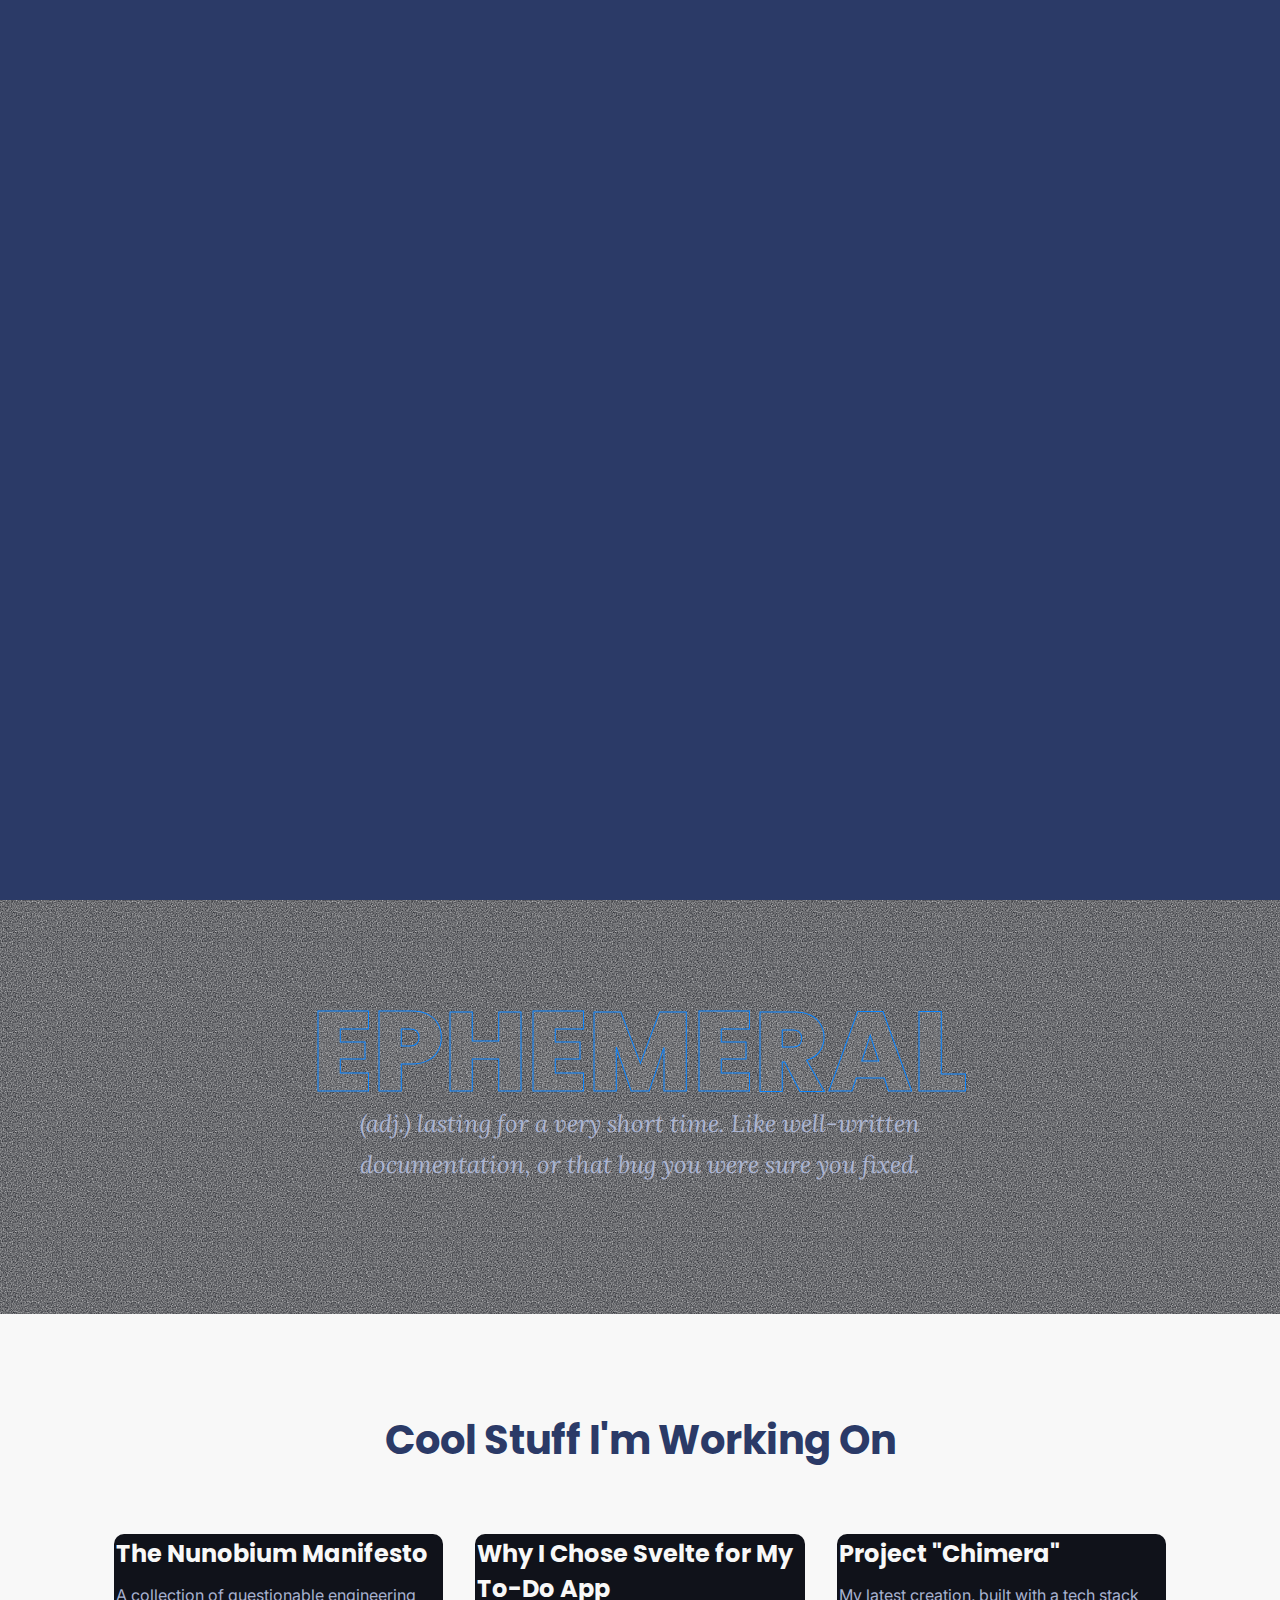
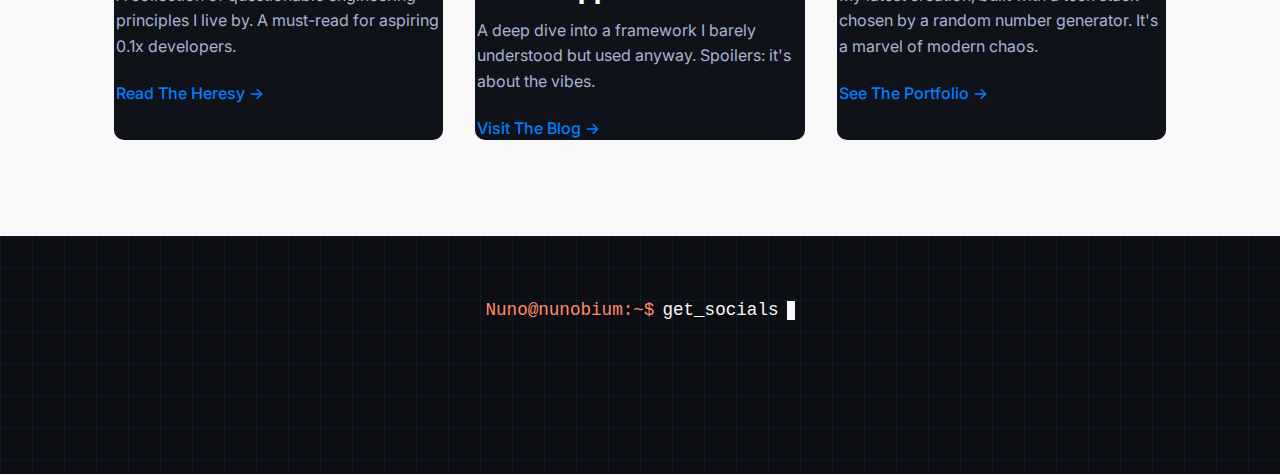
<file: index.html>
<!DOCTYPE html>
<html lang="en">
<head>
    <meta charset="UTF-8">
    <meta name="viewport" content="width=device-width, initial-scale=1.0">
    <title>Nunobium | The World's Greatest (Terrible) Engineer</title>
    <link rel="preconnect" href="https://fonts.googleapis.com">
    <link rel="preconnect" href="https://fonts.gstatic.com" crossorigin>
    <link href="https://fonts.googleapis.com/css2?family=Inter:wght@400;500&family=Lora:ital,wght@1,400&family=Poppins:wght@600;800&display=swap" rel="stylesheet">
    <link rel="stylesheet" href="styles2.css">
    <script src="https://cdnjs.cloudflare.com/ajax/libs/gsap/3.12.2/gsap.min.js"></script>
    <script src="scripts2.js" defer></script>
</head>
<body>

    <!-- =========== PRELOADER (No changes) =========== -->
    <div id="preloader">
        <div class="preloader-box">
            <div class="scanline"></div>
            <span class="atomic-number">42</span>
            <div class="element-info"><h1 class="element-symbol">Nu</h1><p class="element-name">Nunobium</p></div>
            <span class="atomic-mass">32.0</span>
        </div>
    </div>

    <!-- =========== HEADER & NAVIGATION (No changes) =========== -->
    <header>
        <nav class="container">
            <a href="index.html" class="nav-logo">Nu<span class="logo-period">.</span></a>
            <div class="nav-links">
                <a href="blog.html">Blog</a>
                <a href="portfolio.html">Portfolio</a>
                <a href="manifesto.html">Manifesto</a>
            </div>
        </nav>
    </header>

    <main>
        <!-- =========== SECTION 1: ANIMATED HERO (No changes) =========== -->
        <section id="hero" class="container">
            <div class="hero-content">
                <h1>Nuno.</h1>
                <p class="subtitle">The World's Greatest (Terrible) Engineer.</p>
            </div>
        </section>

        <!-- =========== SECTION 2: WORD OF THE DAY (Wrapper added) =========== -->
        <section class="section-wrapper">
            <div id="word-of-the-day" class="animate-section">
                <div class="container">
                    <p class="wod-title">Ephemeral</p>
                    <p class="wod-definition">
                        (adj.) lasting for a very short time. Like well-written documentation, or that bug you were sure you fixed.
                    </p>
                </div>
            </div>
        </section>

        <!-- =========== SECTION 3: COOL STUFF (Wrapper added) =========== -->
        <section class="section-wrapper">
            <div id="cool-stuff" class="container animate-section">
                <h2>Cool Stuff I'm Working On</h2>
                <div class="card-grid">
                    <div class="card">
                        <h3>The Nunobium Manifesto</h3>
                        <p>A collection of questionable engineering principles I live by. A must-read for aspiring 0.1x developers.</p>
                        <a href="manifesto.html">Read The Heresy →</a>
                    </div>
                    <div class="card">
                        <h3>Why I Chose Svelte for My To-Do App</h3>
                        <p>A deep dive into a framework I barely understood but used anyway. Spoilers: it's about the vibes.</p>
                        <a href="blog.html">Visit The Blog →</a>
                    </div>
                    <div class="card">
                        <h3>Project "Chimera"</h3>
                        <p>My latest creation, built with a tech stack chosen by a random number generator. It's a marvel of modern chaos.</p>
                        <a href="portfolio.html">See The Portfolio →</a>
                    </div>
                </div>
            </div>
        </section>
    </main>

    <!-- =========== SECTION 4: SPECIAL FOOTER (Wrapper added) =========== -->
    <footer class="section-wrapper">
        <div id="footer" class="animate-section">
            <div class="footer-content container">
                <div class="cli-line">
                    <span class="cli-prompt">Nuno@nunobium:~$</span>
                    <span class="cli-command">get_socials</span>
                    <span class="cli-cursor"></span>
                </div>
                <div class="footer-links">
                    <a href="https://github.com" target="_blank">GitHub</a>
                    <a href="https://linkedin.com" target="_blank">LinkedIn</a>
                    <a href="https://twitter.com" target="_blank">Twitter</a>
                    <a href="mailto:your.email@example.com">Email</a>
                </div>
                <p class="footer-disclaimer">Crafted with caffeine and a flagrant disregard for best practices.</p>
            </div>
        </div>
    </footer>

</body>
</html>
</file>
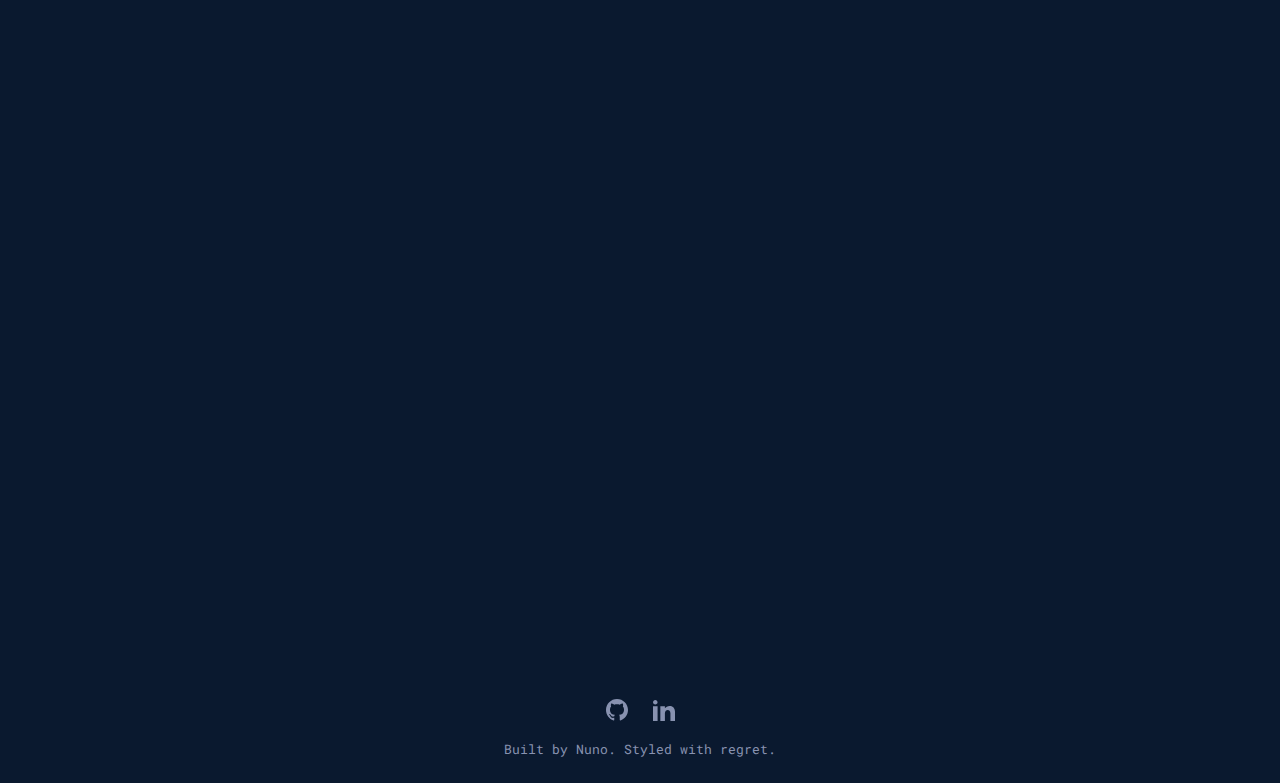
<file: index3.html>
<!DOCTYPE html>
<html lang="en">
<head>
    <meta charset="UTF-8">
    <meta name="viewport" content="width=device-width, initial-scale=1.0">
    <title>Nunobium | The World's Greatest (Terrible) Engineer</title>
    <link rel="preconnect" href="https://fonts.googleapis.com">
    <link rel="preconnect" href="https://fonts.gstatic.com" crossorigin>
    <link href="https://fonts.googleapis.com/css2?family=Inter:wght@400;500;700&family=Poppins:wght@600;800&family=Roboto+Mono:wght@400&display=swap" rel="stylesheet">
    <link rel="stylesheet" href="styles3.css">
    <script src="https://cdnjs.cloudflare.com/ajax/libs/gsap/3.12.2/gsap.min.js"></script>
    <script src="scripts3.js" defer></script>
</head>
<body>

    <!-- =========== PRELOADER (Restored) =========== -->
    <div id="preloader">
        <div class="preloader-box">
            <div class="scanline"></div>
            <span class="atomic-number">42</span>
            <div class="element-info"><h1 class="element-symbol">Nu</h1><p class="element-name">Nunobium</p></div>
            <span class="atomic-mass">32.0</span>
        </div>
    </div>

    <!-- =========== HEADER & NAVIGATION =========== -->
    <header id="header">
        <nav class="container">
            <a href="index.html" class="nav-logo">Nu<span class="logo-period">.</span></a>
            <div class="nav-links">
                <a href="blog.html"><span class="nav-number">01.</span> Blog</a>
                <a href="portfolio.html"><span class="nav-number">02.</span> Portfolio</a>
                <a href="manifesto.html"><span class="nav-number">03.</span> Manifesto</a>
            </div>
        </nav>
    </header>

    <main>
        <!-- =========== SECTION 1: HERO =========== -->
        <section id="hero" class="container reveal">
            <h1 class="hero-greeting">Hi, my name is</h1>
            <h2 class="hero-name">Nuno.</h2>
            <h3 class="hero-tagline">I build things (and occasionally break them).</h3>
            <p class="hero-description">I’m a software engineer who specializes in building exceptional digital experiences. Sometimes, I also specialize in creating wonderfully obscure bugs. Currently, I’m focused on building accessible, human-centered products... and this website.</p>
        </section>

        <!-- =========== SECTION 2: A CORE PRINCIPLE =========== -->
        <section id="principle" class="container reveal">
            <h2 class="section-title">A Core Principle</h2>
            <div class="principle-content">
                <p>“Code that works for reasons you don’t understand should not be questioned, merely revered with a mixture of fear and admiration. It is both a gift and a ticking time bomb.”</p>
            </div>
        </section>

        <!-- =========== SECTION 3: FEATURED PROJECTS =========== -->
        <section id="projects" class="container reveal">
            <h2 class="section-title">Featured Projects</h2>
            <div class="card-grid">
                <!-- Card 1 -->
                <a href="manifesto.html" class="card">
                    <div class="card-header">
                        <svg class="card-icon" xmlns="http://www.w3.org/2000/svg" fill="none" viewBox="0 0 24 24" stroke="currentColor"><path stroke-linecap="round" stroke-linejoin="round" stroke-width="2" d="M9 12h6m-6 4h6m2 5H7a2 2 0 01-2-2V5a2 2 0 012-2h5.586a1 1 0 01.707.293l5.414 5.414a1 1 0 01.293.707V19a2 2 0 01-2 2z" /></svg>
                    </div>
                    <h3 class="card-title">The Nunobium Manifesto</h3>
                    <p class="card-description">A collection of questionable engineering principles I live by. A must-read for aspiring 0.1x developers.</p>
                </a>
                <!-- Card 2 -->
                <a href="blog.html" class="card">
                    <div class="card-header">
                         <svg class="card-icon" xmlns="http://www.w3.org/2000/svg" fill="none" viewBox="0 0 24 24" stroke="currentColor"><path stroke-linecap="round" stroke-linejoin="round" stroke-width="2" d="M12 6.253v13m0-13C10.832 5.477 9.246 5 7.5 5S4.168 5.477 3 6.253v13C4.168 18.477 5.754 18 7.5 18s3.332.477 4.5 1.253m0-13C13.168 5.477 14.754 5 16.5 5c1.747 0 3.332.477 4.5 1.253v13C19.832 18.477 18.246 18 16.5 18c-1.746 0-3.332.477-4.5 1.253" /></svg>
                    </div>
                    <h3 class="card-title">Why I Chose Svelte for My To-Do App</h3>
                    <p class="card-description">A deep dive into a framework I barely understood but used anyway. Spoilers: it's about the vibes.</p>
                </a>
                <!-- Card 3 -->
                <a href="portfolio.html" class="card">
                    <div class="card-header">
                        <svg class="card-icon" xmlns="http://www.w3.org/2000/svg" fill="none" viewBox="0 0 24 24" stroke="currentColor"><path stroke-linecap="round" stroke-linejoin="round" stroke-width="2" d="M14 10l-2 1m0 0l-2-1m2 1v2.5M20 7H4a2 2 0 00-2 2v6a2 2 0 002 2h16a2 2 0 002-2V9a2 2 0 00-2-2z" /></svg>
                    </div>
                    <h3 class="card-title">Project "Chimera"</h3>
                    <p class="card-description">My latest creation, built with a tech stack chosen by a random number generator. It's a marvel of modern chaos.</p>
                </a>
            </div>
        </section>

        <!-- =========== NEW SECTION: GEMINI 2.5 =========== -->
        <section id="gemini" class="reveal">
            <canvas id="gemini-canvas"></canvas>
            <div class="gemini-content container">
                <h2 class="section-title">Cognitive Core: Gemini 2.5</h2>
                <p>An interactive simulation of the chaotic, yet interconnected, process that powers every project. The nodes represent ideas, the links are fleeting moments of clarity, and the user's influence is... well, scope creep. This is not a feature; it's a diagnosis.</p>
            </div>
        </section>

    </main>

    <!-- =========== FOOTER =========== -->
    <footer id="footer">
        <div class="social-links">
            <a href="https://github.com" target="_blank" aria-label="GitHub"><svg xmlns="http://www.w3.org/2000/svg" viewBox="0 0 24 24" fill="currentColor"><path d="M12 0c-6.626 0-12 5.373-12 12 0 5.302 3.438 9.8 8.207 11.387.599.111.793-.261.793-.577v-2.234c-3.338.726-4.033-1.416-4.033-1.416-.546-1.387-1.333-1.756-1.333-1.756-1.089-.745.083-.729.083-.729 1.205.084 1.839 1.237 1.839 1.237 1.07 1.834 2.807 1.304 3.492.997.107-.775.418-1.305.762-1.604-2.665-.305-5.467-1.334-5.467-5.931 0-1.311.469-2.381 1.236-3.221-.124-.303-.535-1.524.117-3.176 0 0 1.008-.322 3.301 1.23.957-.266 1.983-.399 3.003-.404 1.02.005 2.047.138 3.006.404 2.291-1.552 3.297-1.23 3.297-1.23.653 1.653.242 2.874.118 3.176.77.84 1.235 1.911 1.235 3.221 0 4.609-2.807 5.624-5.479 5.921.43.372.823 1.102.823 2.222v3.293c0 .319.192.694.801.576 4.765-1.589 8.199-6.086 8.199-11.386 0-6.627-5.373-12-12-12z"/></svg></a>
            <a href="https://linkedin.com" target="_blank" aria-label="LinkedIn"><svg xmlns="http://www.w3.org/2000/svg" viewBox="0 0 24 24" fill="currentColor"><path d="M4.98 3.5c0 1.381-1.11 2.5-2.48 2.5s-2.48-1.119-2.48-2.5c0-1.38 1.11-2.5 2.48-2.5s2.48 1.12 2.48 2.5zm.02 4.5h-5v16h5v-16zm7.982 0h-4.968v16h4.969v-8.399c0-4.67 6.029-5.052 6.029 0v8.399h4.988v-10.131c0-7.88-8.922-7.593-11.018-3.714v-2.155z"/></svg></a>
        </div>
        <p class="footer-credit">Built by Nuno. Styled with regret.</p>
    </footer>

</body>
</html>
</file>
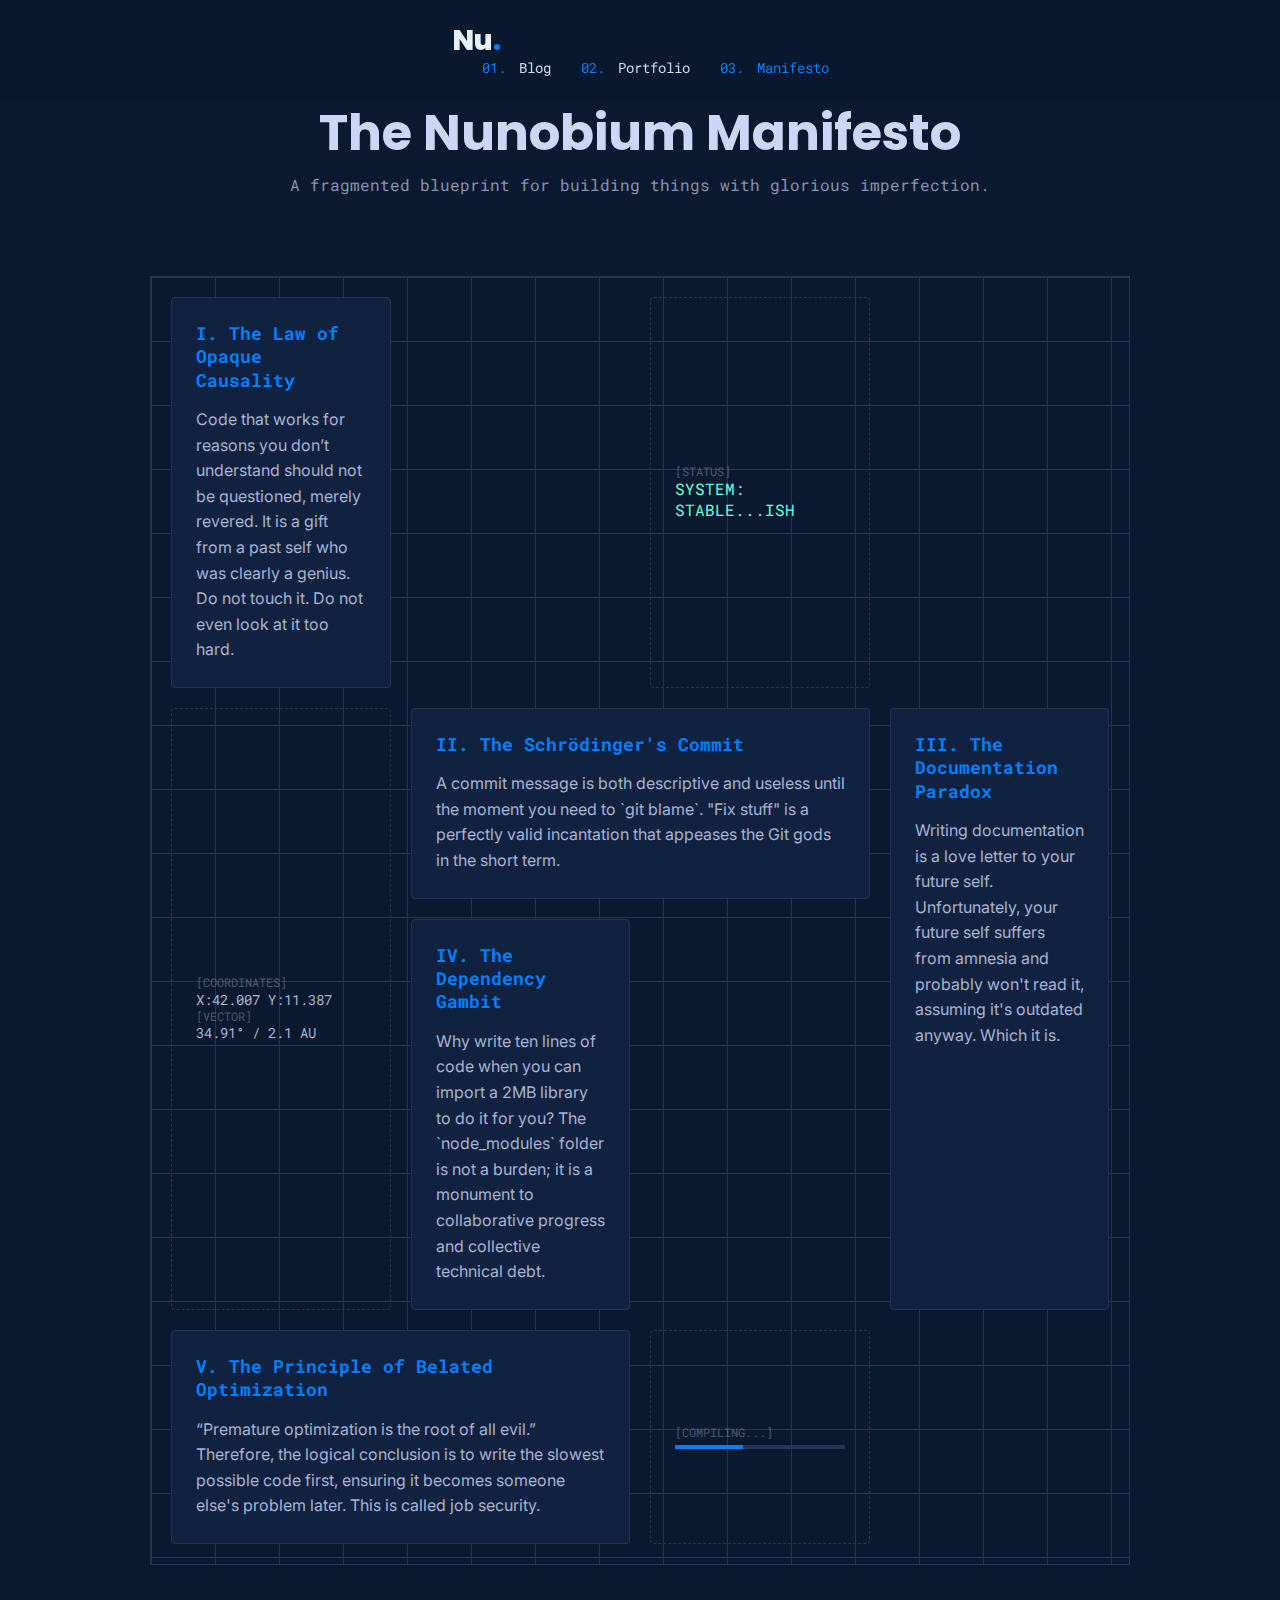
<file: manifesto.html>
<!DOCTYPE html>
<html lang="en">
<head>
    <meta charset="UTF-8">
    <meta name="viewport" content="width=device-width, initial-scale=1.0">
    <title>The Nunobium Manifesto</title>
    <!-- Links are the same as index.html -->
    <link rel="preconnect" href="https://fonts.googleapis.com">
    <link rel="preconnect" href="https://fonts.gstatic.com" crossorigin>
    <link href="https://fonts.googleapis.com/css2?family=Inter:wght@400;500;700&family=Poppins:wght@600;800&family=Roboto+Mono:wght@400&display=swap" rel="stylesheet">
    <link rel="stylesheet" href="styles3.css">
    <script src="https://cdnjs.cloudflare.com/ajax/libs/gsap/3.12.2/gsap.min.js"></script>
    <script src="scripts3.js" defer></script>
</head>
<body>

    <!-- =========== HEADER (Consistent with homepage) =========== -->
    <header id="header">
        <nav class="container">
            <a href="index.html" class="nav-logo">Nu<span class="logo-period">.</span></a>
            <div class="nav-links">
                <a href="blog.html"><span class="nav-number">01.</span> Blog</a>
                <a href="portfolio.html"><span class="nav-number">02.</span> Portfolio</a>
                <a href="manifesto.html" class="active"><span class="nav-number">03.</span> Manifesto</a>
            </div>
        </nav>
    </header>

    <main id="manifesto-page">
        <section class="container reveal">
            <h1 class="page-title">The Nunobium Manifesto</h1>
            <p class="page-subtitle">A fragmented blueprint for building things with glorious imperfection.</p>

            <div id="manifesto-grid">
                <!-- Principle 01 -->
                <div class="grid-item principle-item">
                    <h3>I. The Law of Opaque Causality</h3>
                    <p>Code that works for reasons you don’t understand should not be questioned, merely revered. It is a gift from a past self who was clearly a genius. Do not touch it. Do not even look at it too hard.</p>
                </div>

                <!-- Decorative Item -->
                <div class="grid-item deco-item" style="grid-column: 3; grid-row: 1;">
                    <span class="deco-label">[STATUS]</span>
                    <span class="deco-status ok">SYSTEM: STABLE...ISH</span>
                </div>
                
                <!-- Principle 02 -->
                <div class="grid-item principle-item" style="grid-column: 2 / span 2; grid-row: 2;">
                    <h3>II. The Schrödinger's Commit</h3>
                    <p>A commit message is both descriptive and useless until the moment you need to `git blame`. "Fix stuff" is a perfectly valid incantation that appeases the Git gods in the short term.</p>
                </div>
                
                <!-- Decorative Item -->
                <div class="grid-item deco-item" style="grid-column: 1; grid-row: 2 / span 2;">
                    <span class="deco-label">[COORDINATES]</span>
                    <span class="deco-text">X:42.007 Y:11.387</span>
                    <span class="deco-label">[VECTOR]</span>
                    <span class="deco-text">34.91° / 2.1 AU</span>
                </div>
                
                <!-- Principle 03 -->
                <div class="grid-item principle-item" style="grid-column: 4; grid-row: 2 / span 2;">
                    <h3>III. The Documentation Paradox</h3>
                    <p>Writing documentation is a love letter to your future self. Unfortunately, your future self suffers from amnesia and probably won't read it, assuming it's outdated anyway. Which it is.</p>
                </div>
                
                <!-- Principle 04 -->
                <div class="grid-item principle-item" style="grid-column: 2; grid-row: 3;">
                    <h3>IV. The Dependency Gambit</h3>
                    <p>Why write ten lines of code when you can import a 2MB library to do it for you? The `node_modules` folder is not a burden; it is a monument to collaborative progress and collective technical debt.</p>
                </div>

                 <!-- Decorative Item -->
                <div class="grid-item deco-item" style="grid-column: 3; grid-row: 4;">
                    <span class="deco-label">[COMPILING...]</span>
                    <div class="deco-loader"><div></div></div>
                </div>

                <!-- Principle 05 -->
                <div class="grid-item principle-item" style="grid-column: 1 / span 2; grid-row: 4;">
                     <h3>V. The Principle of Belated Optimization</h3>
                    <p>“Premature optimization is the root of all evil.” Therefore, the logical conclusion is to write the slowest possible code first, ensuring it becomes someone else's problem later. This is called job security.</p>
                </div>
            </div>
        </section>
    </main>

    <!-- =========== FOOTER (Consistent with homepage) =========== -->
    <footer id="footer">
        <!-- ... footer content from index.html ... -->
    </footer>

</body>
</html>
</file>
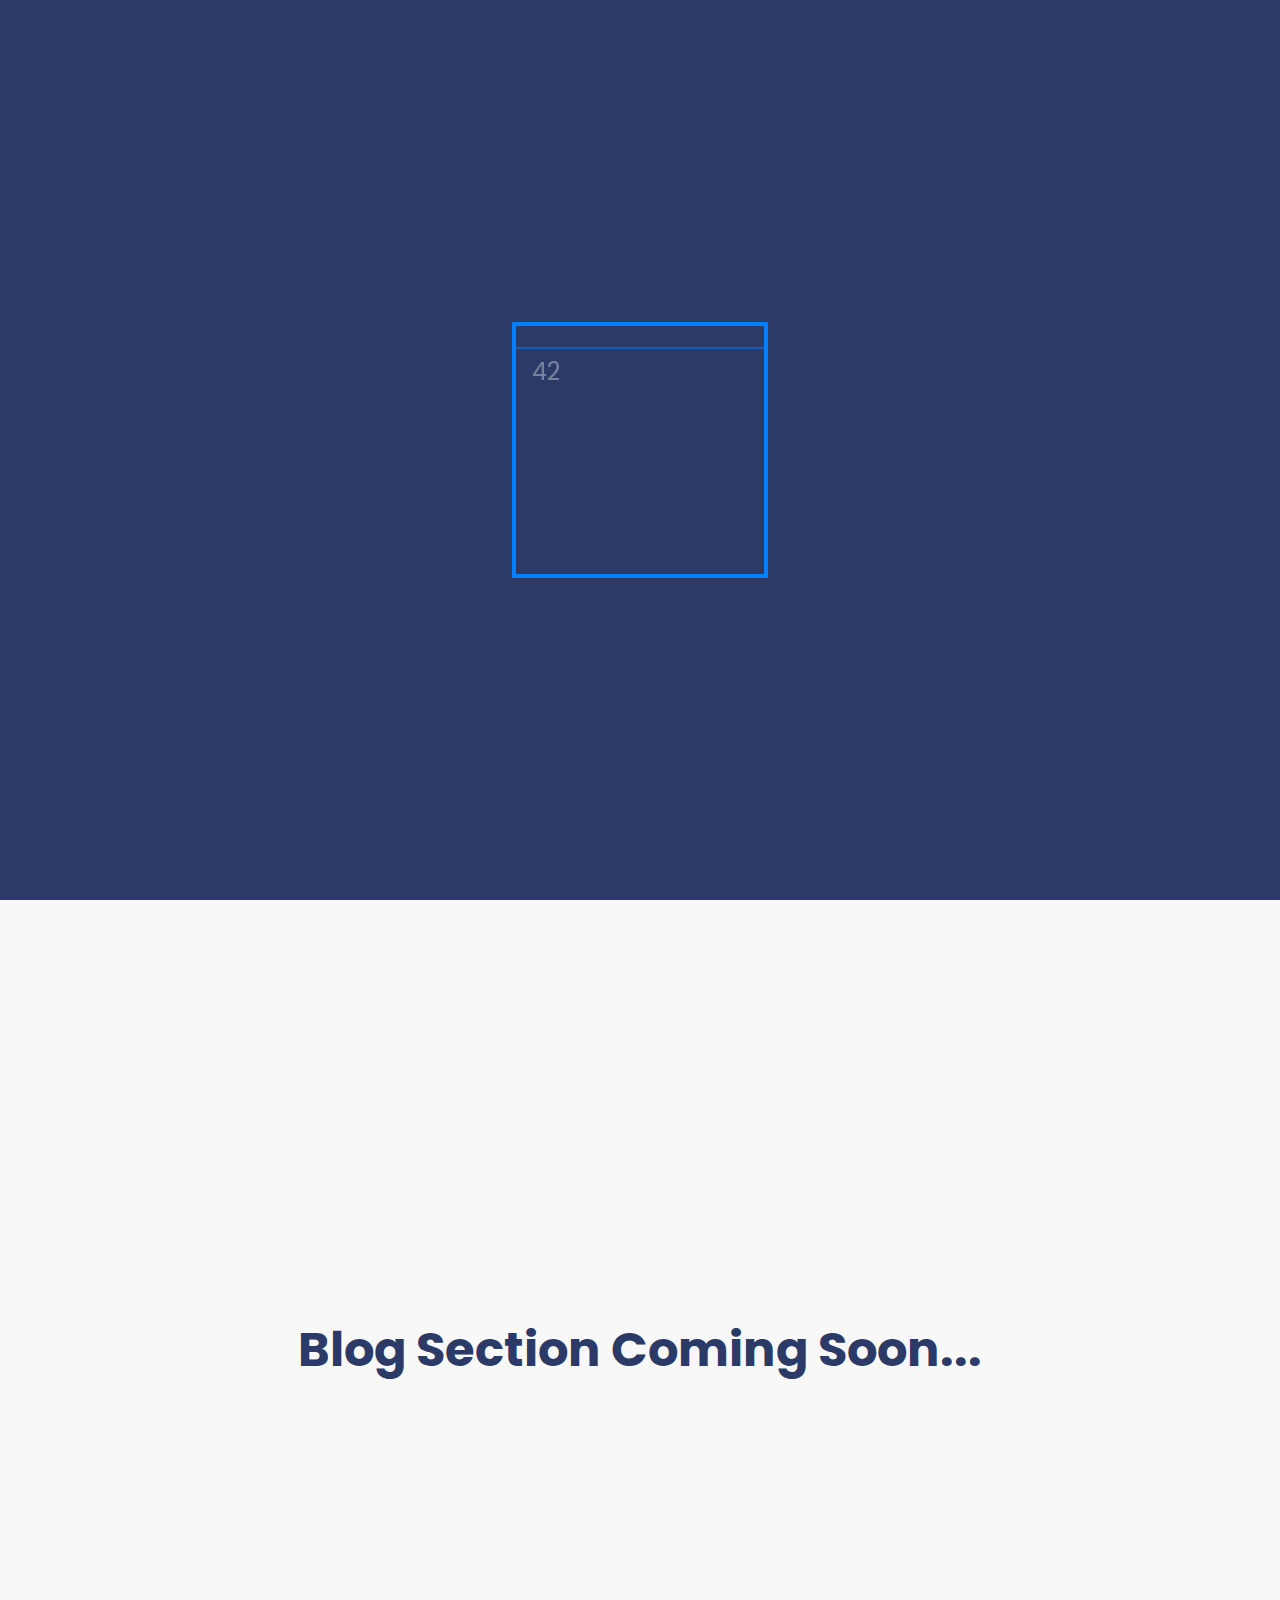
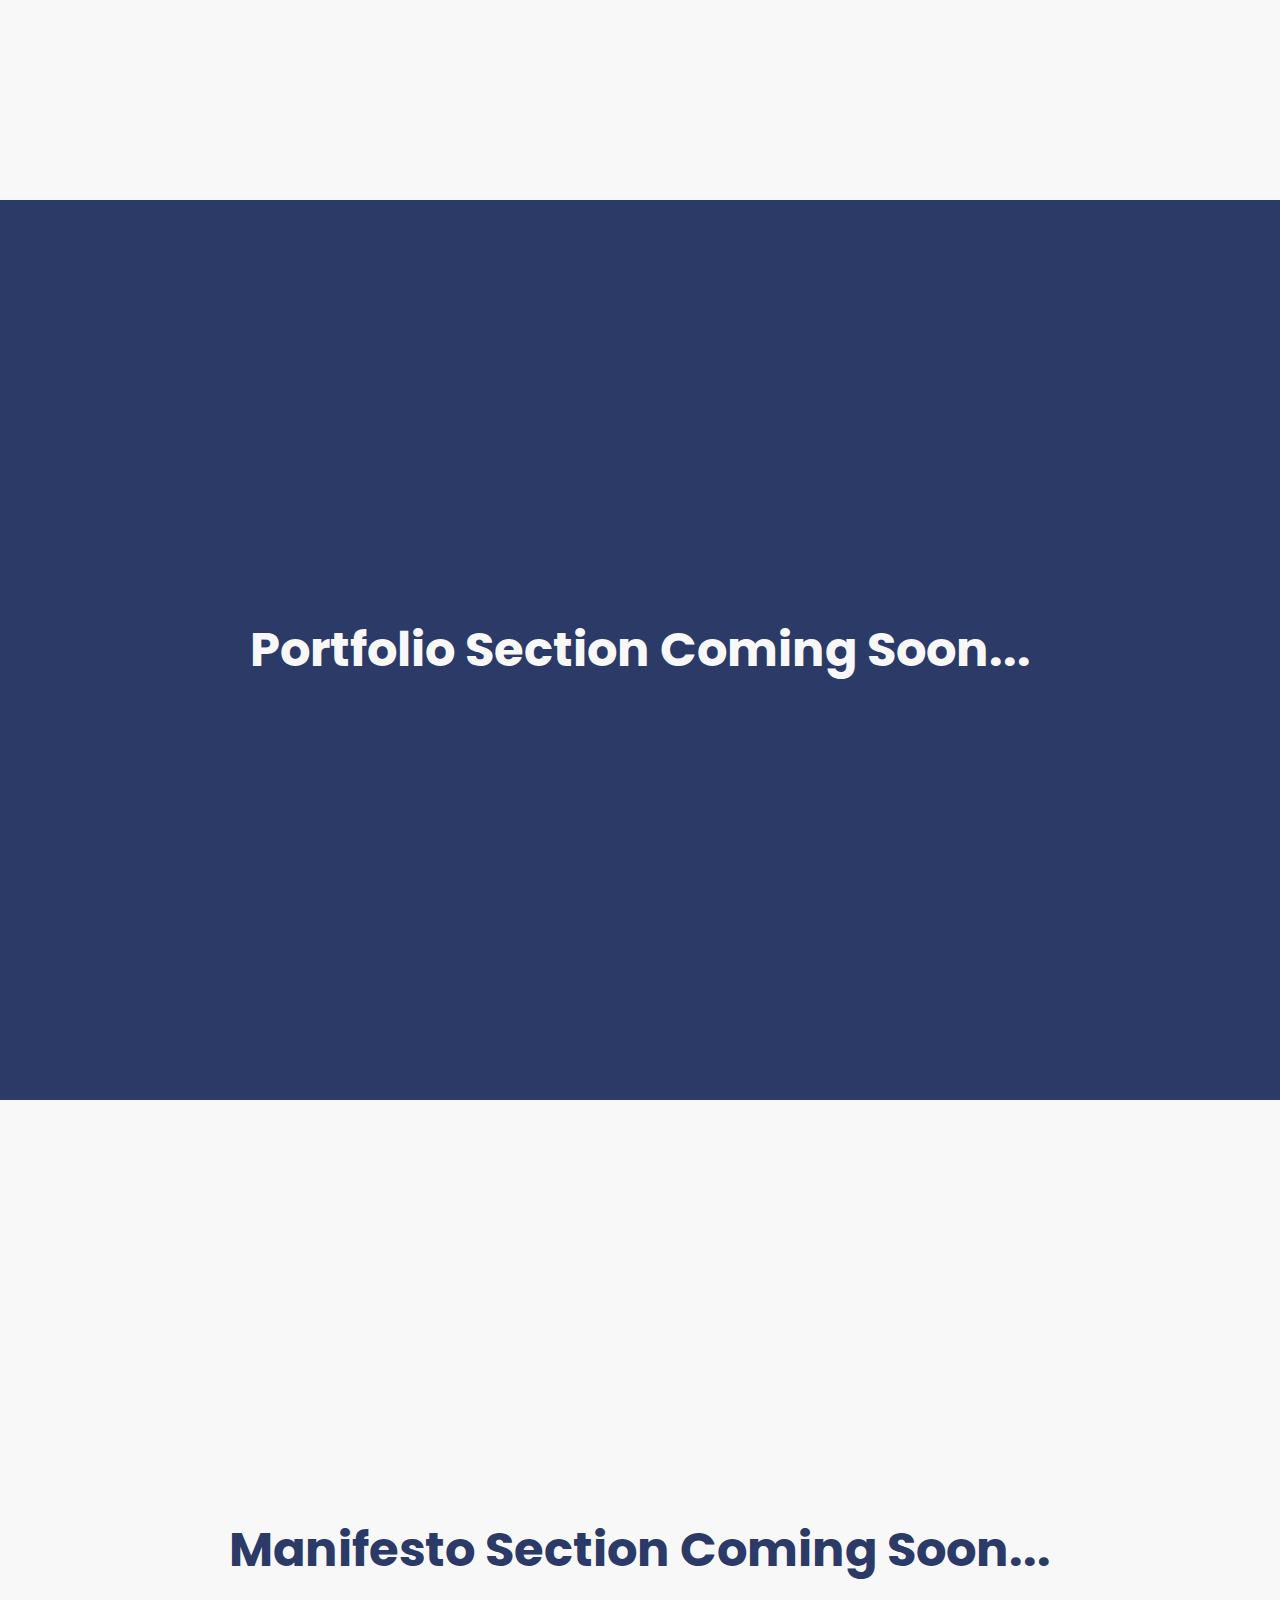
<file: nunobium/2.html>
<!DOCTYPE html>
<html lang="en">
<head>
    <meta charset="UTF-8">
    <meta name="viewport" content="width=device-width, initial-scale=1.0">
    <title>Nunobium | The World's Greatest (Terrible) Engineer</title>

    <!-- Google Fonts: Poppins and Inter -->
    <link rel="preconnect" href="https://fonts.googleapis.com">
    <link rel="preconnect" href="https://fonts.gstatic.com" crossorigin>
    <link href="https://fonts.googleapis.com/css2?family=Inter:wght@400;500&family=Poppins:wght@600;700;800&display=swap" rel="stylesheet">

    <!-- GSAP Animation Library (from CDN) -->
    <script src="https://cdnjs.cloudflare.com/ajax/libs/gsap/3.12.2/gsap.min.js"></script>

    <style>
        /* ------------------------- */
        /* --- CSS STYLESHEET --- */
        /* ------------------------- */

        :root {
            --dark-slate-blue: #2B3A67;
            --off-white: #F8F8F8;
            --azure: #007FFF;
            --salmon-pink: #FF8C69;
            --hero-gradient: linear-gradient(135deg, #2B3A67 0%, #4A00E0 50%, #FF8C69 100%);
            --font-poppins: 'Poppins', sans-serif;
            --font-inter: 'Inter', sans-serif;
        }

        /* --- Base & Reset --- */
        * {
            margin: 0;
            padding: 0;
            box-sizing: border-box;
        }

        html {
            scroll-behavior: smooth;
        }

        body {
            font-family: var(--font-inter);
            background-color: var(--dark-slate-blue);
            color: var(--off-white);
            overflow-x: hidden;
        }

        /* --- Preloader --- */
        #preloader {
            position: fixed;
            inset: 0;
            z-index: 9999;
            background-color: var(--dark-slate-blue);
            display: flex;
            align-items: center;
            justify-content: center;
        }

        .preloader-box {
            position: relative;
            width: 16rem; /* 256px */
            height: 16rem; /* 256px */
            border: 4px solid var(--azure);
            display: flex;
            flex-direction: column;
            justify-content: space-between;
            padding: 1rem;
            font-family: var(--font-poppins);
            color: var(--off-white);
            overflow: hidden;
            /* Elements are invisible by default for animation */
            opacity: 0; 
        }

        .preloader-box .atomic-number {
            align-self: flex-start;
            font-size: 1.5rem;
        }
        .preloader-box .atomic-mass {
            align-self: flex-end;
            font-size: 1.5rem;
        }
        .preloader-box .element-info {
            text-align: center;
        }
        .preloader-box .element-symbol {
            font-size: 6rem;
            font-weight: 800;
            line-height: 1;
        }
        .preloader-box .element-name {
            font-size: 1.25rem;
        }

        .scanline {
            position: absolute;
            top: 0;
            left: 0;
            width: 100%;
            height: 2px;
            background: var(--azure);
            opacity: 0.6;
            transform: translateY(-100%); /* Start off-screen */
        }
        
        /* --- Navigation Bar --- */
        nav {
            position: fixed;
            top: 0;
            left: 0;
            width: 100%;
            z-index: 1000;
            transition: background-color 0.3s ease-in-out, backdrop-filter 0.3s ease-in-out, box-shadow 0.3s ease-in-out;
        }

        .navbar-container {
            max-width: 80rem; /* 1280px */
            margin: 0 auto;
            padding: 0 2rem;
            height: 4rem; /* 64px */
            display: flex;
            align-items: center;
            justify-content: space-between;
        }

        .nav-logo {
            font-family: var(--font-poppins);
            font-size: 1.75rem;
            font-weight: 700;
            color: var(--azure);
            text-decoration: none;
        }

        .nav-links a {
            color: var(--off-white);
            text-decoration: none;
            margin-left: 2rem;
            transition: color 0.2s;
        }

        .nav-links a:hover {
            color: var(--azure);
        }

        /* Scrolled state for the navbar */
        nav.scrolled {
            background-color: rgba(43, 58, 103, 0.8);
            backdrop-filter: blur(10px);
            box-shadow: 0 4px 6px rgba(0, 0, 0, 0.1);
        }

        /* --- Hero Section --- */
        #home {
            min-height: 100vh;
            display: flex;
            align-items: center;
            justify-content: center;
            text-align: center;
            padding: 1rem;
            background-image: var(--hero-gradient);
            position: relative;
            overflow: hidden;
        }

        .hero-content {
            z-index: 10;
            /* Invisible by default, for JS animation */
            opacity: 0;
            transform: translateY(20px);
        }

        .hero-content h1 {
            font-family: var(--font-poppins);
            font-size: clamp(3.5rem, 10vw, 8rem); /* Responsive font size */
            font-weight: 800;
            letter-spacing: -0.05em;
            color: #fff;
        }
        
        .hero-content .subtitle {
            font-size: clamp(1.2rem, 3vw, 1.5rem);
            font-weight: 400;
            color: rgba(248, 248, 248, 0.8);
            margin-top: 0.5rem;
        }

        .hero-content .intro {
            max-width: 38rem; /* 600px */
            margin: 1.5rem auto 0;
            font-size: 1.1rem;
            line-height: 1.6;
            color: var(--off-white);
        }

        .hero-cta {
            display: inline-block;
            margin-top: 2rem;
            background-color: var(--azure);
            color: white;
            font-weight: 600;
            padding: 0.75rem 2rem;
            border-radius: 9999px;
            text-decoration: none;
            transition: transform 0.3s ease;
        }
        
        .hero-cta:hover {
            transform: scale(1.05);
        }

        /* Decorative blobs for the background */
        .blob {
            position: absolute;
            border-radius: 50%;
            filter: blur(80px);
            opacity: 0.3;
            z-index: 1;
        }
        .blob.salmon {
            width: 20rem; height: 20rem;
            background-color: var(--salmon-pink);
            top: -5rem; left: -5rem;
        }
        .blob.azure {
            width: 25rem; height: 25rem;
            background-color: var(--azure);
            bottom: -8rem; right: -8rem;
        }
        
        /* --- Placeholder Sections --- */
        .placeholder {
            height: 100vh;
            display: flex;
            align-items: center;
            justify-content: center;
        }
        .placeholder h2 {
            font-family: var(--font-poppins);
            font-size: 3rem;
        }
        .light-bg {
            background-color: var(--off-white);
            color: var(--dark-slate-blue);
        }
        .dark-bg {
            background-color: var(--dark-slate-blue);
            color: var(--off-white);
        }

        /* --- Responsive Design --- */
        @media (max-width: 768px) {
            .nav-links {
                display: none; /* Hide links on mobile for simplicity, can be replaced by a hamburger menu */
            }
            .preloader-box {
                width: 14rem;
                height: 14rem;
            }
            .preloader-box .element-symbol {
                font-size: 5rem;
            }
        }
    </style>
</head>
<body>

    <!-- =========== PRELOADER =========== -->
    <div id="preloader">
        <div class="preloader-box">
            <div class="scanline"></div>
            <span class="atomic-number">42</span>
            <div class="element-info">
                <h1 class="element-symbol">Nu</h1>
                <p class="element-name">Nunobium</p>
            </div>
            <span class="atomic-mass">32.0</span>
        </div>
    </div>

    <!-- =========== NAVIGATION BAR =========== -->
    <nav id="navbar">
        <div class="navbar-container">
            <a href="#home" class="nav-logo">Nu</a>
            <div class="nav-links">
                <a href="#home">Home</a>
                <a href="#blog">Blog</a>
                <a href="#portfolio">Portfolio</a>
                <a href="#manifesto">Manifesto</a>
            </div>
        </div>
    </nav>

    <!-- =========== HERO SECTION =========== -->
    <section id="home">
        <div class="blob salmon"></div>
        <div class="blob azure"></div>
        <div class="hero-content">
            <h1>Nuno.</h1>
            <p class="subtitle">The World's Greatest (Terrible) Engineer.</p>
            <p class="intro">I build things for the web, occasionally break them, and document the entire process. This is my site.</p>
            <a href="#portfolio" class="hero-cta">Explore My Work</a>
        </div>
    </section>

    <!-- =========== PLACEHOLDER SECTIONS =========== -->
    <section id="blog" class="placeholder light-bg">
        <h2>Blog Section Coming Soon...</h2>
    </section>

    <section id="portfolio" class="placeholder dark-bg">
        <h2>Portfolio Section Coming Soon...</h2>
    </section>

    <section id="manifesto" class="placeholder light-bg">
        <h2>Manifesto Section Coming Soon...</h2>
    </section>


    <script>
    /* --------------------------------- */
    /* --- JAVASCRIPT LOGIC --- */
    /* --------------------------------- */
    
    document.addEventListener('DOMContentLoaded', () => {

        // --- 1. PRELOADER & HERO ANIMATION using GSAP ---
        const preloader = document.getElementById('preloader');
        const preloaderBox = document.querySelector('.preloader-box');
        const scanline = document.querySelector('.scanline');
        const heroContent = document.querySelector('.hero-content');

        // GSAP Timeline allows for sequencing animations
        const tl = gsap.timeline();

        tl
        // Animate the preloader box into view
        .to(preloaderBox, { opacity: 1, duration: 0.5 })
        // Animate the text elements inside the box with a stagger
        .from(preloaderBox.children, { y: 20, opacity: 0, stagger: 0.2, duration: 0.5 })
        // Animate the scanline
        .to(scanline, { y: '100vh', duration: 1.5, ease: 'power2.inOut' }, "-=1")
        // Fade out the preloader
        .to(preloader, { opacity: 0, duration: 0.8, delay: 0.5 })
        // Hide the preloader completely after animation
        .set(preloader, { display: 'none' })
        // Fade in the hero content after the preloader is gone
        .to(heroContent, { opacity: 1, y: 0, duration: 0.8, ease: 'power2.out' }, "-=0.5");


        // --- 2. NAVBAR SCROLL EFFECT ---
        const navbar = document.getElementById('navbar');

        const handleScroll = () => {
            if (window.scrollY > 50) {
                navbar.classList.add('scrolled');
            } else {
                navbar.classList.remove('scrolled');
            }
        };

        window.addEventListener('scroll', handleScroll);
    });

    </script>

</body>
</html>
</file>
<file: styles2.css>
/* --- GLOBAL VARIABLES & THEME --- */
:root {
    --dark-slate-blue: #2B3A67;
    --off-white: #F8F8F8;
    --azure: #007FFF;
    --salmon-pink: #FF8C69;
    --deep-dark: #10121a; /* Deeper, more modern dark */
    --light-slate: #a8b2d1; /* For subtle text */
    
    --font-poppins: 'Poppins', sans-serif;
    --font-inter: 'Inter', sans-serif;
    --font-lora: 'Lora', serif;
    --font-mono: 'SF Mono', 'Consolas', 'Menlo', monospace;

    --transition-speed: 0.3s;
}

/* --- BASE & CUSTOM SCROLLBAR --- */
* {
    margin: 0;
    padding: 0;
    box-sizing: border-box;
}

html {
    scroll-behavior: smooth;
}

body {
    font-family: var(--font-inter);
    background-color: var(--off-white);
    color: var(--dark-slate-blue);
    overflow-x: hidden;
}

/* Custom Scrollbar for a premium feel */
::-webkit-scrollbar {
    width: 8px;
}
::-webkit-scrollbar-track {
    background: var(--deep-dark);
}
::-webkit-scrollbar-thumb {
    background: var(--azure);
    border-radius: 10px;
}
::-webkit-scrollbar-thumb:hover {
    background: var(--salmon-pink);
}

.container {
    max-width: 1100px;
    margin: 0 auto;
    padding: 0 1.5rem;
}

/* --- PRELOADER (Unchanged as requested) --- */
#preloader { position: fixed; inset: 0; z-index: 9999; background-color: var(--dark-slate-blue); display: flex; align-items: center; justify-content: center; }
/* ... other preloader styles are the same ... */

/* --- HEADER & NAVIGATION --- */
header {
    background-color: rgba(248, 248, 248, 0.8);
    backdrop-filter: blur(10px);
    border-bottom: 1px solid #e5e7eb;
    padding: 1rem 0;
    position: sticky;
    top: 0;
    z-index: 1000;
}
nav { display: flex; justify-content: space-between; align-items: center; }
.nav-logo { font-family: var(--font-poppins); font-size: 1.75rem; font-weight: 800; color: var(--dark-slate-blue); text-decoration: none; }
.nav-logo .logo-period { color: var(--azure); }
.nav-links a { color: var(--dark-slate-blue); text-decoration: none; margin-left: 2rem; font-weight: 500; position: relative; padding: 5px 0; }
/* Underline effect on hover */
.nav-links a::after {
    content: '';
    position: absolute;
    bottom: 0;
    left: 0;
    width: 100%;
    height: 2px;
    background-color: var(--azure);
    transform: scaleX(0);
    transform-origin: bottom right;
    transition: transform var(--transition-speed) ease-out;
}
.nav-links a:hover::after {
    transform: scaleX(1);
    transform-origin: bottom left;
}

/* --- HERO SECTION: Animated Gradient & Shimmer Text --- */
#hero {
    min-height: 85vh;
    display: flex;
    align-items: center;
    position: relative;
    /* Animated Gradient Background */
    background: linear-gradient(-45deg, var(--dark-slate-blue), #4f00bc, var(--salmon-pink), var(--azure));
    background-size: 400% 400%;
    animation: gradient-flow 15s ease infinite;
}
@keyframes gradient-flow {
    0% { background-position: 0% 50%; }
    50% { background-position: 100% 50%; }
    100% { background-position: 0% 50%; }
}
.hero-content {
    opacity: 0;
    transform: translateY(20px);
}
.hero-content h1 {
    font-family: var(--font-poppins);
    font-size: clamp(4rem, 12vw, 8rem);
    font-weight: 800;
    line-height: 1;
    letter-spacing: -0.05em;
    /* Gradient Text Effect */
    background: linear-gradient(90deg, #fff, var(--light-slate));
    -webkit-background-clip: text;
    background-clip: text;
    -webkit-text-fill-color: transparent;
}
.hero-content .subtitle {
    font-size: clamp(1.2rem, 3vw, 1.5rem);
    color: var(--light-slate);
    margin-top: 1rem;
    max-width: 500px;
}
/* Scroll Down Indicator */
#hero::after {
    content: '↓';
    position: absolute;
    bottom: 2rem;
    left: 50%;
    transform: translateX(-50%);
    font-size: 2rem;
    color: rgba(255, 255, 255, 0.7);
    animation: bounce 2s infinite;
}
@keyframes bounce {
    0%, 20%, 50%, 80%, 100% { transform: translate(-50%, 0); }
    40% { transform: translate(-50%, -20px); }
    60% { transform: translate(-50%, -10px); }
}

/* --- WORD OF THE DAY: Textured & Atmospheric --- */
#word-of-the-day {
    background-color: var(--deep-dark);
    color: var(--off-white);
    padding: 8rem 1.5rem;
    text-align: center;
    position: relative;
    overflow: hidden;
    /* Subtle noise/grain texture */
    background-image: url('data:image/svg+xml,%3Csvg viewBox="0 0 100 100" xmlns="http://www.w3.org/2000/svg"%3E%3Cfilter id="noise"%3E%3CfeTurbulence type="fractalNoise" baseFrequency="0.8" numOctaves="4" stitchTiles="stitch"/%3E%3CfeColorMatrix type="saturate" values="0"/%3E%3C/filter%3E%3Crect width="100%" height="100%" filter="url(%23noise)"/%3E%3C/svg%3E');
    background-size: 100px;
    opacity: 0.95;
}
.wod-title {
    font-family: var(--font-poppins);
    font-size: clamp(3rem, 10vw, 7rem);
    font-weight: 800;
    text-transform: uppercase;
    color: rgba(255,255,255,0.05); /* Make it almost transparent */
    -webkit-text-stroke: 1px var(--azure); /* Give it a stroke */
    position: relative;
    z-index: 1;
}
.wod-definition {
    font-family: var(--font-lora);
    font-style: italic;
    font-size: 1.5rem;
    max-width: 600px;
    margin: -2rem auto 0; /* Overlap with the title */
    line-height: 1.7;
    color: var(--light-slate);
    position: relative;
    z-index: 2;
}

/* --- COOL STUFF: Interactive Glowing Cards --- */
#cool-stuff {
    padding: 6rem 1.5rem;
    background: var(--off-white);
}
#cool-stuff h2 {
    font-family: var(--font-poppins);
    font-size: 2.5rem;
    text-align: center;
    margin-bottom: 4rem;
}
.card-grid {
    display: grid;
    grid-template-columns: repeat(auto-fit, minmax(300px, 1fr));
    gap: 2rem;
}
.card {
    background: var(--deep-dark);
    color: var(--off-white);
    border-radius: 10px;
    padding: 2px; /* Padding for the border */
    position: relative;
    overflow: hidden;
}
/* The glowing border effect, animated with JS */
.card::before {
    content: '';
    position: absolute;
    left: 0; top: 0;
    width: 100%; height: 100%;
    background: radial-gradient(
        circle at var(--mouse-x) var(--mouse-y),
        rgba(0, 127, 255, 0.5), /* Azure with opacity */
        transparent 20%
    );
    opacity: 0;
    transition: opacity var(--transition-speed) ease-out;
}
.card:hover::before {
    opacity: 1;
}
.card-content {
    background: var(--deep-dark);
    border-radius: 8px; /* Slightly smaller than the parent */
    padding: 2rem;
    height: 100%;
    position: relative; /* To sit on top of the ::before pseudo-element */
    z-index: 1;
    display: flex;
    flex-direction: column;
    justify-content: space-between;
}
.card h3 {
    font-family: var(--font-poppins);
    font-size: 1.5rem;
    margin-bottom: 0.75rem;
    color: var(--off-white);
}
.card p {
    line-height: 1.6;
    color: var(--light-slate);
    margin-bottom: 1.5rem;
}
.card a {
    color: var(--azure);
    text-decoration: none;
    font-weight: 500;
    display: inline-block;
    transition: transform var(--transition-speed);
}
.card a:hover {
    transform: translateX(5px);
}

/* --- FOOTER: Enhanced CLI Theme --- */
#footer {
    background-color: #0d0e13; /* Even darker for terminal feel */
    color: var(--off-white);
    padding: 4rem 0;
    font-family: var(--font-mono);
    position: relative;
    /* Terminal Grid Background */
    background-image:
        linear-gradient(rgba(0,127,255,0.1) 1px, transparent 1px),
        linear-gradient(90deg, rgba(0,127,255,0.1) 1px, transparent 1px);
    background-size: 2rem 2rem;
}
.footer-content { text-align: center; position: relative; z-index: 2; }
.cli-line { display: flex; justify-content: center; align-items: center; font-size: 1.1rem; }
.cli-prompt { color: var(--salmon-pink); margin-right: 0.5rem; }
.cli-command { color: var(--off-white); }
.cli-cursor {
    display: inline-block; background-color: var(--off-white);
    width: 8px; height: 1.2rem; margin-left: 0.5rem;
    animation: blink 1s steps(1) infinite;
}
@keyframes blink { 50% { opacity: 0; } }
.footer-links {
    margin-top: 1.5rem;
    margin-bottom: 2rem;
    opacity: 0; /* Faded in by JS */
    transform: translateY(20px); /* Moved down by JS */
}
.footer-links a { color: var(--off-white); text-decoration: none; margin: 0 1rem; opacity: 0.7; transition: all var(--transition-speed); }
.footer-links a:hover { opacity: 1; color: var(--azure); text-shadow: 0 0 10px var(--azure); }
.footer-disclaimer {
    font-size: 0.9rem;
    opacity: 0; /* Faded in by JS */
    transform: translateY(20px);
    color: var(--light-slate);
}

:root {
    --dark-slate-blue: #2B3A67;
    --off-white: #F8F8F8;
    --azure: #007FFF;
    --salmon-pink: #FF8C69;
    --deep-dark: #10121a; /* Deeper, more modern dark */
    --light-slate: #a8b2d1; /* For subtle text */
    
    --font-poppins: 'Poppins', sans-serif;
    --font-inter: 'Inter', sans-serif;
    --font-lora: 'Lora', serif;
    --font-mono: 'SF Mono', 'Consolas', 'Menlo', monospace;

    --transition-speed: 0.3s;
}

/* --- BASE & CUSTOM SCROLLBAR --- */
* {
    margin: 0;
    padding: 0;
    box-sizing: border-box;
}

html {
    scroll-behavior: smooth;
}

body {
    font-family: var(--font-inter);
    background-color: var(--off-white);
    color: var(--dark-slate-blue);
    overflow-x: hidden;
}

/* Custom Scrollbar for a premium feel */
::-webkit-scrollbar {
    width: 8px;
}
::-webkit-scrollbar-track {
    background: var(--deep-dark);
}
::-webkit-scrollbar-thumb {
    background: var(--azure);
    border-radius: 10px;
}
::-webkit-scrollbar-thumb:hover {
    background: var(--salmon-pink);
}

.container {
    max-width: 1100px;
    margin: 0 auto;
    padding: 0 1.5rem;
}

/* --- PRELOADER (Unchanged as requested) --- */
#preloader { position: fixed; inset: 0; z-index: 9999; background-color: var(--dark-slate-blue); display: flex; align-items: center; justify-content: center; }
/* ... other preloader styles are the same ... */

/* --- HEADER & NAVIGATION --- */
header {
    background-color: rgba(248, 248, 248, 0.8);
    backdrop-filter: blur(10px);
    border-bottom: 1px solid #e5e7eb;
    padding: 1rem 0;
    position: sticky;
    top: 0;
    z-index: 1000;
}
nav { display: flex; justify-content: space-between; align-items: center; }
.nav-logo { font-family: var(--font-poppins); font-size: 1.75rem; font-weight: 800; color: var(--dark-slate-blue); text-decoration: none; }
.nav-logo .logo-period { color: var(--azure); }
.nav-links a { color: var(--dark-slate-blue); text-decoration: none; margin-left: 2rem; font-weight: 500; position: relative; padding: 5px 0; }
/* Underline effect on hover */
.nav-links a::after {
    content: '';
    position: absolute;
    bottom: 0;
    left: 0;
    width: 100%;
    height: 2px;
    background-color: var(--azure);
    transform: scaleX(0);
    transform-origin: bottom right;
    transition: transform var(--transition-speed) ease-out;
}
.nav-links a:hover::after {
    transform: scaleX(1);
    transform-origin: bottom left;
}

/* --- HERO SECTION: Animated Gradient & Shimmer Text --- */
#hero {
    min-height: 85vh;
    display: flex;
    align-items: center;
    position: relative;
    /* Animated Gradient Background */
    background: linear-gradient(-45deg, var(--dark-slate-blue), #4f00bc, var(--salmon-pink), var(--azure));
    background-size: 400% 400%;
    animation: gradient-flow 15s ease infinite;
}
@keyframes gradient-flow {
    0% { background-position: 0% 50%; }
    50% { background-position: 100% 50%; }
    100% { background-position: 0% 50%; }
}
.hero-content {
    opacity: 0;
    transform: translateY(20px);
}
.hero-content h1 {
    font-family: var(--font-poppins);
    font-size: clamp(4rem, 12vw, 8rem);
    font-weight: 800;
    line-height: 1;
    letter-spacing: -0.05em;
    /* Gradient Text Effect */
    background: linear-gradient(90deg, #fff, var(--light-slate));
    -webkit-background-clip: text;
    background-clip: text;
    -webkit-text-fill-color: transparent;
}
.hero-content .subtitle {
    font-size: clamp(1.2rem, 3vw, 1.5rem);
    color: var(--light-slate);
    margin-top: 1rem;
    max-width: 500px;
}
/* Scroll Down Indicator */
#hero::after {
    content: '↓';
    position: absolute;
    bottom: 2rem;
    left: 50%;
    transform: translateX(-50%);
    font-size: 2rem;
    color: rgba(255, 255, 255, 0.7);
    animation: bounce 2s infinite;
}
@keyframes bounce {
    0%, 20%, 50%, 80%, 100% { transform: translate(-50%, 0); }
    40% { transform: translate(-50%, -20px); }
    60% { transform: translate(-50%, -10px); }
}

/* --- WORD OF THE DAY: Textured & Atmospheric --- */
#word-of-the-day {
    background-color: var(--deep-dark);
    color: var(--off-white);
    padding: 8rem 1.5rem;
    text-align: center;
    position: relative;
    overflow: hidden;
    /* Subtle noise/grain texture */
    background-image: url('data:image/svg+xml,%3Csvg viewBox="0 0 100 100" xmlns="http://www.w3.org/2000/svg"%3E%3Cfilter id="noise"%3E%3CfeTurbulence type="fractalNoise" baseFrequency="0.8" numOctaves="4" stitchTiles="stitch"/%3E%3CfeColorMatrix type="saturate" values="0"/%3E%3C/filter%3E%3Crect width="100%" height="100%" filter="url(%23noise)"/%3E%3C/svg%3E');
    background-size: 100px;
    opacity: 0.95;
}
.wod-title {
    font-family: var(--font-poppins);
    font-size: clamp(3rem, 10vw, 7rem);
    font-weight: 800;
    text-transform: uppercase;
    color: rgba(255,255,255,0.05); /* Make it almost transparent */
    -webkit-text-stroke: 1px var(--azure); /* Give it a stroke */
    position: relative;
    z-index: 1;
}
.wod-definition {
    font-family: var(--font-lora);
    font-style: italic;
    font-size: 1.5rem;
    max-width: 600px;
    margin: -2rem auto 0; /* Overlap with the title */
    line-height: 1.7;
    color: var(--light-slate);
    position: relative;
    z-index: 2;
}

/* --- COOL STUFF: Interactive Glowing Cards --- */
#cool-stuff {
    padding: 6rem 1.5rem;
    background: var(--off-white);
}
#cool-stuff h2 {
    font-family: var(--font-poppins);
    font-size: 2.5rem;
    text-align: center;
    margin-bottom: 4rem;
}
.card-grid {
    display: grid;
    grid-template-columns: repeat(auto-fit, minmax(300px, 1fr));
    gap: 2rem;
}
.card {
    background: var(--deep-dark);
    color: var(--off-white);
    border-radius: 10px;
    padding: 2px; /* Padding for the border */
    position: relative;
    overflow: hidden;
}
/* The glowing border effect, animated with JS */
.card::before {
    content: '';
    position: absolute;
    left: 0; top: 0;
    width: 100%; height: 100%;
    background: radial-gradient(
        circle at var(--mouse-x) var(--mouse-y),
        rgba(0, 127, 255, 0.5), /* Azure with opacity */
        transparent 20%
    );
    opacity: 0;
    transition: opacity var(--transition-speed) ease-out;
}
.card:hover::before {
    opacity: 1;
}
.card-content {
    background: var(--deep-dark);
    border-radius: 8px; /* Slightly smaller than the parent */
    padding: 2rem;
    height: 100%;
    position: relative; /* To sit on top of the ::before pseudo-element */
    z-index: 1;
    display: flex;
    flex-direction: column;
    justify-content: space-between;
}
.card h3 {
    font-family: var(--font-poppins);
    font-size: 1.5rem;
    margin-bottom: 0.75rem;
    color: var(--off-white);
}
.card p {
    line-height: 1.6;
    color: var(--light-slate);
    margin-bottom: 1.5rem;
}
.card a {
    color: var(--azure);
    text-decoration: none;
    font-weight: 500;
    display: inline-block;
    transition: transform var(--transition-speed);
}
.card a:hover {
    transform: translateX(5px);
}

/* --- FOOTER: Enhanced CLI Theme --- */
#footer {
    background-color: #0d0e13; /* Even darker for terminal feel */
    color: var(--off-white);
    padding: 4rem 0;
    font-family: var(--font-mono);
    position: relative;
    /* Terminal Grid Background */
    background-image:
        linear-gradient(rgba(0,127,255,0.1) 1px, transparent 1px),
        linear-gradient(90deg, rgba(0,127,255,0.1) 1px, transparent 1px);
    background-size: 2rem 2rem;
}
.footer-content { text-align: center; position: relative; z-index: 2; }
.cli-line { display: flex; justify-content: center; align-items: center; font-size: 1.1rem; }
.cli-prompt { color: var(--salmon-pink); margin-right: 0.5rem; }
.cli-command { color: var(--off-white); }
.cli-cursor {
    display: inline-block; background-color: var(--off-white);
    width: 8px; height: 1.2rem; margin-left: 0.5rem;
    animation: blink 1s steps(1) infinite;
}
@keyframes blink { 50% { opacity: 0; } }
.footer-links {
    margin-top: 1.5rem;
    margin-bottom: 2rem;
    opacity: 0; /* Faded in by JS */
    transform: translateY(20px); /* Moved down by JS */
}
.footer-links a { color: var(--off-white); text-decoration: none; margin: 0 1rem; opacity: 0.7; transition: all var(--transition-speed); }
.footer-links a:hover { opacity: 1; color: var(--azure); text-shadow: 0 0 10px var(--azure); }
.footer-disclaimer {
    font-size: 0.9rem;
    opacity: 0; /* Faded in by JS */
    transform: translateY(20px);
    color: var(--light-slate);
}
</file>
<file: styles3.css>
/* --- PREMIUM THEME: VARIABLES & RESET --- */
:root {
    --dark-navy: #0A192F;
    --light-navy: #112240;
    --lightest-navy: #233554;
    --slate: #8892b0;
    --light-slate: #a8b2d1;
    --lightest-slate: #ccd6f6;
    --white: #e6f1ff;
    --azure: #007FFF;
    --salmon-pink: #FF8C69; /* Use this very sparingly */

    --font-sans: 'Inter', sans-serif;
    --font-serif: 'Poppins', sans-serif;
    --font-mono: 'Roboto Mono', monospace;

    --fz-xl: 20px;
    --fz-xxl: 22px;
    --fz-heading: 32px;

    --border-radius: 4px;
    --nav-height: 100px;
    --transition: all 0.25s cubic-bezier(0.645, 0.045, 0.355, 1);
}

* { margin: 0; padding: 0; box-sizing: border-box; }

html { scroll-behavior: smooth; }

body {
    font-family: var(--font-sans);
    background-color: var(--dark-navy);
    color: var(--slate);
    line-height: 1.3;
    -webkit-font-smoothing: antialiased;
}

main {
    padding: 0 150px;
}

section {
    padding: 100px 0;
    opacity: 0; /* Initial state for reveal animation */
    transform: translateY(20px);
    transition: opacity 0.5s ease-out, transform 0.5s ease-out;
}
section.is-visible {
    opacity: 1;
    transform: translateY(0);
}

.container { max-width: 1000px; margin: 0 auto; }

/* --- PRELOADER (Unchanged) --- */
#preloader { position: fixed; inset: 0; z-index: 9999; background-color: #020c1b; display: flex; align-items: center; justify-content: center; }
.preloader-box { position: relative; width: 16rem; height: 16rem; border: 4px solid var(--azure); display: flex; flex-direction: column; justify-content: space-between; padding: 1rem; font-family: var(--font-serif); color: var(--white); overflow: hidden; opacity: 0; }
.preloader-box .atomic-number,.preloader-box .atomic-mass{font-size:1.5rem}.preloader-box .atomic-number{align-self:flex-start}.preloader-box .atomic-mass{align-self:flex-end}.preloader-box .element-info{text-align:center}.preloader-box .element-symbol{font-size:6rem;font-weight:800;line-height:1}.preloader-box .element-name{font-size:1.25rem}.scanline{position:absolute;top:0;left:0;width:100%;height:2px;background:var(--azure);opacity:.6;transform:translateY(-100%)}

/* --- HEADER & NAVIGATION --- */
#header {
    display: flex;
    justify-content: space-between;
    align-items: center;
    position: fixed;
    top: 0;
    z-index: 11;
    width: 100%;
    height: var(--nav-height);
    padding: 0 50px;
    background-color: rgba(10, 25, 47, 0.85);
    backdrop-filter: blur(10px);
    transition: var(--transition);
}
.nav-logo { font-family: var(--font-serif); font-size: 1.75rem; font-weight: 800; color: var(--white); text-decoration: none; }
.nav-logo .logo-period { color: var(--azure); }
.nav-links { display: flex; align-items: center; }
.nav-links a { font-family: var(--font-mono); color: var(--lightest-slate); text-decoration: none; margin-left: 30px; font-size: 14px; transition: var(--transition); }
.nav-links a:hover { color: var(--azure); }
.nav-number { color: var(--azure); margin-right: 5px; }

/* --- HERO SECTION --- */
#hero {
    min-height: 100vh;
    display: flex;
    flex-direction: column;
    justify-content: center;
    align-items: flex-start;
}
.hero-greeting {
    font-family: var(--font-mono);
    color: var(--azure);
    font-size: clamp(14px, 5vw, 18px);
    margin-bottom: 20px;
}
.hero-name {
    font-family: var(--font-serif);
    font-size: clamp(40px, 8vw, 80px);
    font-weight: 800;
    color: var(--lightest-slate);
    line-height: 1.1;
}
.hero-tagline {
    font-family: var(--font-serif);
    font-size: clamp(40px, 8vw, 70px);
    font-weight: 800;
    color: var(--slate);
    line-height: 0.9;
    margin-top: 10px;
}
.hero-description {
    margin-top: 25px;
    max-width: 540px;
    color: var(--light-slate);
}

/* --- A CORE PRINCIPLE SECTION --- */
#principle .principle-content {
    max-width: 700px;
    margin: 0 auto;
    text-align: center;
    position: relative;
}
#principle .principle-content::before {
    content: '“';
    position: absolute;
    top: -50px;
    left: 50%;
    transform: translateX(-50%);
    font-family: var(--font-serif);
    font-size: 120px;
    color: var(--light-navy);
    z-index: -1;
}
#principle p {
    font-family: var(--font-sans);
    font-size: var(--fz-xl);
    line-height: 1.5;
    color: var(--light-slate);
}
.section-title {
    font-family: var(--font-serif);
    font-size: var(--fz-heading);
    color: var(--lightest-slate);
    display: flex;
    align-items: center;
    margin-bottom: 40px;
}
.section-title::after {
    content: '';
    display: block;
    position: relative;
    top: 2px;
    width: 300px;
    height: 1px;
    margin-left: 20px;
    background-color: var(--lightest-navy);
}

/* --- COOL STUFF SECTION --- */
.card-grid {
    display: grid;
    grid-template-columns: repeat(auto-fit, minmax(280px, 1fr));
    gap: 15px;
}
.card {
    display: flex;
    flex-direction: column;
    padding: 2rem 1.75rem;
    background-color: var(--light-navy);
    border-radius: var(--border-radius);
    transition: var(--transition);
    text-decoration: none;
}
.card:hover {
    transform: translateY(-7px);
    background-color: var(--lightest-navy);
}
.card-header { margin-bottom: 20px; }
.card-icon {
    width: 40px;
    height: 40px;
    color: var(--azure);
}
.card-title {
    font-family: var(--font-serif);
    font-size: var(--fz-xxl);
    color: var(--lightest-slate);
    margin-bottom: 10px;
    transition: var(--transition);
}
.card:hover .card-title {
    color: var(--azure);
}
.card-description {
    color: var(--light-slate);
    font-size: 17px;
}

/* --- FOOTER --- */
#footer {
    display: flex;
    flex-direction: column;
    justify-content: center;
    align-items: center;
    padding: 25px;
    text-align: center;
}
.social-links {
    display: flex;
    gap: 25px;
    margin-bottom: 15px;
}
.social-links a {
    color: var(--slate);
    transition: var(--transition);
}
.social-links a:hover {
    color: var(--azure);
    transform: translateY(-3px);
}
.social-links svg {
    width: 22px;
    height: 22px;
}
.footer-credit {
    font-family: var(--font-mono);
    font-size: 13px;
    color: var(--slate);
}

/* --- RESPONSIVE DESIGN --- */
@media (max-width: 1080px) {
    main { padding: 0 100px; }
}
@media (max-width: 768px) {
    main { padding: 0 50px; }
    #header { padding: 0 25px; }
    .nav-links { display: none; } /* On mobile, you would add a hamburger menu */
    .section-title::after { width: 100px; }
}
@media (max-width: 480px) {
    main { padding: 0 25px; }
}

/* --- GEMINI 2.5 SECTION --- */
#gemini {
    position: relative;
    padding: 120px 0;
    background-color: var(--dark-navy);
    overflow: hidden; /* Important for containing the canvas */
    text-align: center;
}

#gemini-canvas {
    position: absolute;
    top: 0;
    left: 0;
    width: 100%;
    height: 100%;
    z-index: 1;
}

/* Add a subtle scanline effect over the canvas for a retro-tech feel */
#gemini::after {
    content: '';
    position: absolute;
    top: 0;
    left: 0;
    width: 100%;
    height: 100%;
    background: linear-gradient(to bottom, rgba(10, 25, 47, 0) 0%, rgba(10, 25, 47, 0.5) 50%, rgba(10, 25, 47, 0) 100%);
    z-index: 2;
    pointer-events: none; /* Allows mouse events to pass through to the canvas */
}

.gemini-content {
    position: relative;
    z-index: 3; /* Ensure content is on top of canvas and overlay */
}

/* Make the section title stand out more in this section */
#gemini .section-title {
    justify-content: center;
    color: var(--white);
}
#gemini .section-title::after {
    display: none; /* No need for the line in a centered title */
}

#gemini p {
    max-width: 600px;
    margin: 0 auto;
    color: var(--light-slate);
    font-size: 18px;
    line-height: 1.6;
}


/* --- MANIFESTO PAGE STYLES --- */

#manifesto-page main {
    padding: 0 50px; /* More breathable padding for this page */
}

.page-title {
    font-family: var(--font-serif);
    font-size: clamp(32px, 5vw, 50px);
    color: var(--lightest-slate);
    text-align: center;
    margin-bottom: 10px;
}
.page-subtitle {
    font-family: var(--font-mono);
    color: var(--slate);
    text-align: center;
    margin-bottom: 80px;
}

/* The Deconstructed Blueprint Grid */
#manifesto-grid {
    display: grid;
    grid-template-columns: repeat(4, 1fr);
    grid-auto-rows: minmax(150px, auto);
    gap: 20px;
    /* Faint blueprint lines */
    background-image:
        linear-gradient(var(--lightest-navy) 1px, transparent 1px),
        linear-gradient(90deg, var(--lightest-navy) 1px, transparent 1px);
    background-size: 4rem 4rem;
    padding: 20px;
    border: 1px solid var(--lightest-navy);
}

.grid-item {
    background-color: var(--light-navy);
    border: 1px solid var(--lightest-navy);
    border-radius: var(--border-radius);
    padding: 1.5rem;
    transition: var(--transition);
}

.principle-item:hover {
    transform: translateY(-5px) scale(1.02);
    box-shadow: 0 10px 30px -15px rgba(2,12,27,0.7);
    border-color: var(--azure);
}

.principle-item h3 {
    font-family: var(--font-mono);
    font-size: 18px;
    color: var(--azure);
    margin-bottom: 15px;
}
.principle-item p {
    font-size: 16px;
    line-height: 1.6;
    color: var(--light-slate);
}

/* Decorative Blueprint Fragments */
.deco-item {
    background-color: transparent;
    border-style: dashed;
    display: flex;
    flex-direction: column;
    justify-content: center;
    font-family: var(--font-mono);
    color: var(--slate);
}
.deco-label {
    font-size: 12px;
    text-transform: uppercase;
    color: var(--slate);
    opacity: 0.5;
}
.deco-text {
    font-size: 14px;
    color: var(--light-slate);
}
.deco-status.ok {
    color: #64ffda; /* A classic terminal green */
}
.deco-loader {
    width: 100%;
    height: 4px;
    background-color: var(--lightest-navy);
    margin-top: 5px;
    overflow: hidden;
}
.deco-loader div {
    width: 40%;
    height: 100%;
    background-color: var(--azure);
    animation: loading-bar 2.5s linear infinite;
}

@keyframes loading-bar {
    0% { transform: translateX(-100%); }
    100% { transform: translateX(250%); }
}

/* Highlight the active nav link */
.nav-links a.active {
    color: var(--azure);
}

/* Responsive adjustments for the grid */
@media (max-width: 900px) {
    #manifesto-grid {
        grid-template-columns: repeat(2, 1fr);
    }
    /* Reset manual placements for smaller screens to allow auto-flow */
    #manifesto-grid .grid-item {
        grid-column: auto !important;
        grid-row: auto !important;
    }
}
@media (max-width: 600px) {
    #manifesto-page main {
        padding: 0 20px;
    }
    #manifesto-grid {
        display: flex;
        flex-direction: column;
    }
}
</file>
